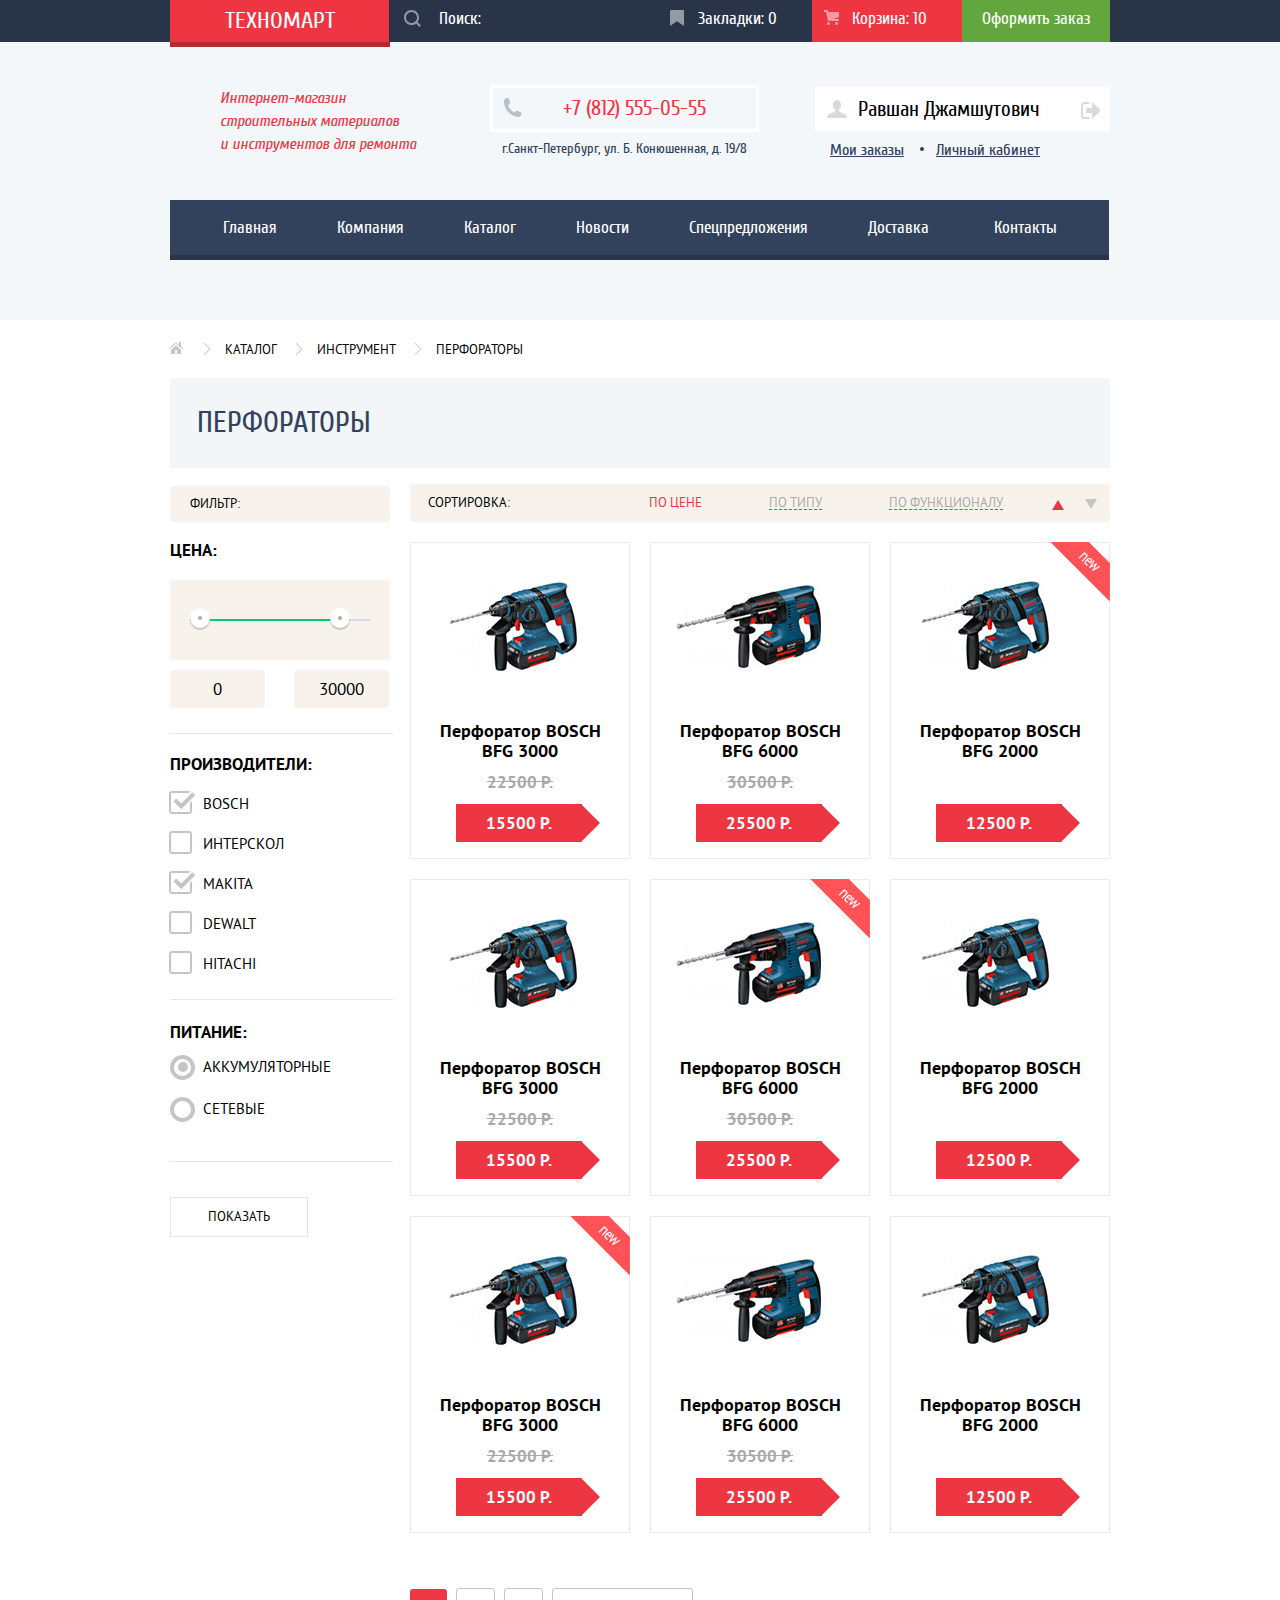
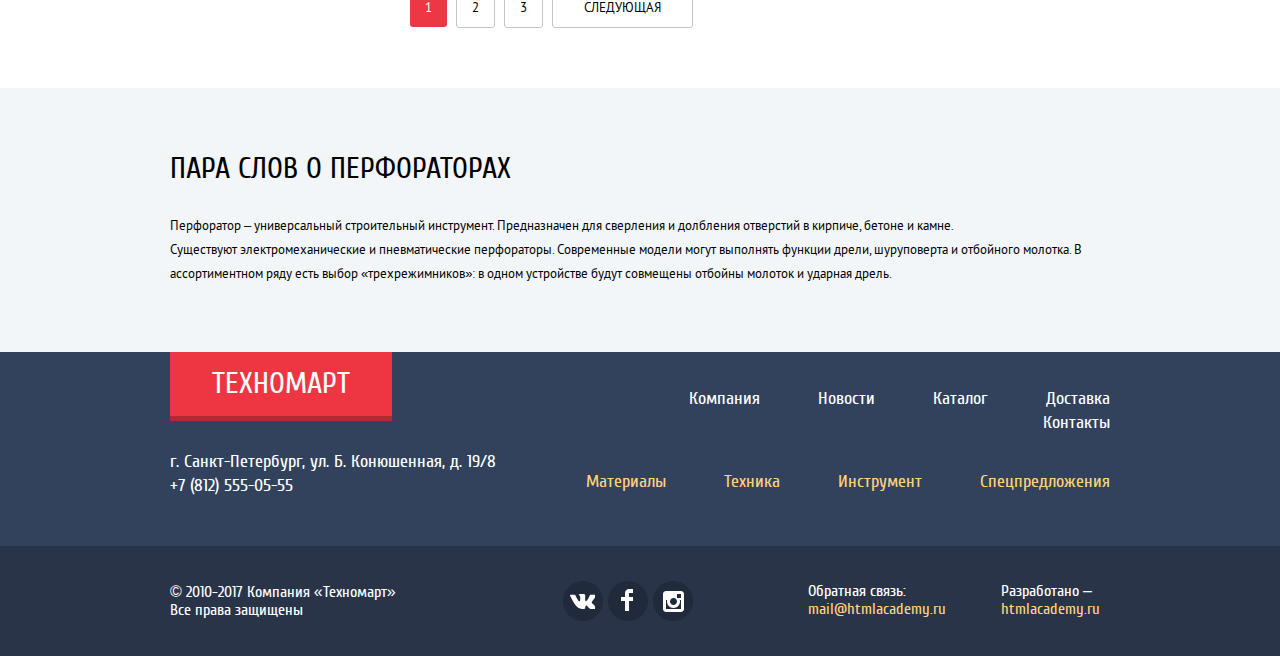
<file: project/catalog.html>
<!DOCTYPE html>
<html lang="ru">
  <head>
    <meta charset="utf-8">
    <title>Техномарт</title>
    <link rel="stylesheet" type="text/css" href="css/normalize.css">
    <link rel="stylesheet" type="text/css" href="css/min_style.css">
    <script src="js/min_polyfill_svg.js"></script>
    <script>svg4everybody();</script>
  </head>
  <body>
    <header class="main-header">
      <div class="column-top">
        <div class="column-top__inner">
          <a class="logo column-top__logo" href="index.html">Техномарт</a>
          <form class="form-search column-top__form-search" action="https://echo.htmlacademy.ru" method="get">
            <input class="form-search__input" type="search" name="search" placeholder="Поиск:">
            <svg class="form-search__icon"><use xlink:href="img/sprite.svg#search-icon"></use></svg>
          </form>
          <div class="user-links column-top__user-links">
            <a class="user-links__item" href="#">
              <svg class="user-links__icon"><use xlink:href="img/sprite.svg#bookmark-icon"></use></svg>Закладки: 0
            </a>
            <a class="user-links__item user-links__item--basket-active" href="#">
              <svg class="user-links__icon"><use xlink:href="img/sprite.svg#basket-icon"></use></svg>Корзина: 10
            </a>
            <a class="user-links__item user-links__item--order" href="#">Оформить заказ</a>
          </div>
        </div>
      </div>
      <div class="column-middle">
        <h1 class="slogan column-middle__slogan">Интернет-магазин строительных материалов<br> и инструментов для ремонта</h1>
        <div class="contacts column-middle__contacts">
          <p class="contacts__phone">
            <svg class="contacts__icon"><use xlink:href="img/sprite.svg#phone-icon"></use></svg>+7 (812) 555-05-55
          </p>
          <p class="contacts__address">г.Санкт-Петербург, ул. Б. Конюшенная, д. 19/8</p>
        </div>
        <nav class="user-nav column-middle__user-nav">
          <ul class="user-nav__list">
            <li class="user-nav__item user-nav__item--authorized">
              <a class="user-nav__link user-nav__link--authorized" href="#">Равшан Джамшутович</a>
              <a class="user-nav__link-icon user-nav__link-icon--user" href="#">
                <svg class="user-nav__icon"><use xlink:href="img/sprite.svg#user-icon"></use></svg>
              </a>
              <a class="user-nav__link-icon user-nav__link-icon--logout" href="#">
                <svg class="user-nav__icon"><use xlink:href="img/sprite.svg#logout-icon"></use></svg>
              </a>
              <ul class="user-nav__sublist">
                <li class="user-nav__subitem"><a href="#">Мои заказы</a></li>
                <li class="user-nav__subitem"><a href="#">Личный кабинет</a></li>
              </ul>
            </li>
          </ul>
        </nav>
      </div>
      <nav class="site-nav">
        <a class="site-nav__link" href="index.html">Главная</a>
        <a class="site-nav__link" href="#">Компания</a>
        <a class="site-nav__link" href="catalog.html">Каталог</a>
        <a class="site-nav__link" href="#">Новости</a>
        <a class="site-nav__link" href="#">Спецпредложения</a>
        <a class="site-nav__link" href="#">Доставка</a>
        <a class="site-nav__link" href="#">Контакты</a>
      </nav>
    </header>
    <main class="main">
      <div class="column-center main__column-center">
        <div class="breadcrumbs">
          <svg class="breadcrumbs__icon"><use xlink:href="img/sprite.svg#icon-home"></use></svg>
          <a class="breadcrumbs__link" href="#">Каталог</a>
          <a class="breadcrumbs__link" href="#">Инструмент</a>
          <a class="breadcrumbs__link" href="#">Перфораторы</a>
        </div>
        <h2 class="main__title">Перфораторы</h2>
        <div class="main__container">
          <div class="sidebar">
            <p class="sidebar__title">Фильтр:</p>
            <form class="filter-form" action="https://echo.htmlacademy.ru" method="post">
              <fieldset class="filter-range">
                <legend>Цена:</legend>
                <div class="range-controls">
                  <div class="scale">
                    <div class="bar"></div>
                    <div class="range-toggle range-toggle-min"></div>
                    <div class="range-toggle range-toggle-max"></div>
                  </div>
                </div>
                <div class="price-controls">
                  <input class="price-controls__input price-controls__input--min" type="text" name="min-price" value="0">
                  <input class="price-controls__input" type="text" name="max-price" value="30000">
                </div>
              </fieldset>
              <fieldset class="filter-brands">
                <legend>Производители:</legend>
                <input class="filter-brands__input" type="checkbox" name="bosch" id="bosch" checked>
                <label class="label filter-brands__label" for="bosch">Bosch</label>
                <input class="filter-brands__input" type="checkbox" name="interskol" id="interskol">
                <label class="label filter-brands__label" for="interskol">Интерскол</label>
                <input class="filter-brands__input" type="checkbox" name="makita" id="makita" checked>
                <label class="label filter-brands__label" for="makita">Makita</label>
                <input class="filter-brands__input" type="checkbox" name="dewalt" id="dewalt">
                <label class="label filter-brands__label" for="dewalt">Dewalt</label>
                <input class="filter-brands__input" type="checkbox" name="hitachi" id="hitachi">
                <label class="label filter-brands__label" for="hitachi">Hitachi</label>
              </fieldset>
              <fieldset class="filter-power">
                <legend>Питание:</legend>
                <input class="filter-power__input" type="radio" name="power" id="accumulator" checked>
                <label class="label filter-power__label" for="accumulator">Аккумуляторные</label>
                <input class="filter-power__input" type="radio" name="power" id="mains-power">
                <label class="label filter-power__label" for="mains-power">Сетевые</label>
              </fieldset>
              <button class="filter-form__button" type="submit">Показать</button>
            </form>
          </div>
          <section class="goods">
            <div class="goods-sorting">
              <p class="goods-sorting__title">Сортировка:</p>
              <a class="goods-sorting__link goods-sorting__link--active" href="#">По цене</a>
              <a class="goods-sorting__link" href="#">По типу</a>
              <a class="goods-sorting__link" href="#">По функционалу</a>
              <a class="goods-sorting__link goods-sorting__link--top goods-sorting__link--active" href="#">По возврастанию</a>
              <a class="goods-sorting__link goods-sorting__link--bottom" href="#">По убыванию</a>
            </div>
            <ul class="goods__list">
              <li class="goods__item">
                <a class="goods__wrapper-img" href="#">
                  <img class="goods__img" src="img/product2.jpg" width="218" height="160" alt="карточка товара">
                </a>
                <h3 class="goods__title">Перфоратор BOSCH BFG 3000</h3>
                <p class="goods__old-price">22500 Р.</p>
                <p class="goods__price">15500 Р.</p>
                <div class="goods__hover">
                  <a class="goods__link goods__link--buy" href="#">Купить
                    <svg class="icon goods__icon"><use xlink:href="img/sprite.svg#basket-icon"></use></svg>
                  </a>
                  <a class="goods__link goods__link--mark" href="#">В закладки</a>
                </div>
              </li>
              <li class="goods__item">
                <a class="goods__wrapper-img" href="#">
                  <img class="goods__img" src="img/product3.jpg" width="218" height="160" alt="карточка товара">
                </a>
                <h3 class="goods__title">Перфоратор BOSCH BFG 6000</h3>
                <p class="goods__old-price">30500 Р.</p>
                <p class="goods__price">25500 Р.</p>
                <div class="goods__hover">
                  <a class="goods__link goods__link--buy" href="#">Купить
                    <svg class="icon goods__icon"><use xlink:href="img/sprite.svg#basket-icon"></use></svg>
                  </a>
                  <a class="goods__link goods__link--mark" href="#">В закладки</a>
                </div>
              </li>
              <li class="goods__item goods__item--new">
                <a class="goods__wrapper-img" href="#">
                  <img class="goods__img" src="img/product4.jpg" width="218" height="160" alt="карточка товара">
                </a>
                <h3 class="goods__title">Перфоратор BOSCH BFG 2000</h3>
                <p class="goods__price">12500 Р.</p>
                <div class="goods__hover goods__hover--active">
                  <a class="goods__link goods__link--buy" href="#">Купить
                    <svg class="icon goods__icon"><use xlink:href="img/sprite.svg#basket-icon"></use></svg>
                  </a>
                  <a class="goods__link goods__link--mark" href="#">В закладки</a>
                </div>
              </li>
              <li class="goods__item">
                <a class="goods__wrapper-img" href="#">
                  <img class="goods__img" src="img/product2.jpg" width="218" height="160" alt="карточка товара">
                </a>
                <h3 class="goods__title">Перфоратор BOSCH BFG 3000</h3>
                <p class="goods__old-price">22500 Р.</p>
                <p class="goods__price">15500 Р.</p>
                <div class="goods__hover">
                  <a class="goods__link goods__link--buy" href="#">Купить
                    <svg class="icon goods__icon"><use xlink:href="img/sprite.svg#basket-icon"></use></svg>
                  </a>
                  <a class="goods__link goods__link--mark" href="#">В закладки</a>
                </div>
              </li>
              <li class="goods__item goods__item--new">
                <a class="goods__wrapper-img" href="#">
                  <img class="goods__img" src="img/product3.jpg" width="218" height="160" alt="карточка товара">
                </a>
                <h3 class="goods__title">Перфоратор BOSCH BFG 6000</h3>
                <p class="goods__old-price">30500 Р.</p>
                <p class="goods__price">25500 Р.</p>
                <div class="goods__hover">
                  <a class="goods__link goods__link--buy" href="#">Купить
                    <svg class="icon goods__icon"><use xlink:href="img/sprite.svg#basket-icon"></use></svg>
                  </a>
                  <a class="goods__link goods__link--mark" href="#">В закладки</a>
                </div>
              </li>
              <li class="goods__item">
                <a class="goods__wrapper-img" href="#">
                  <img class="goods__img" src="img/product4.jpg" width="218" height="160" alt="карточка товара">
                </a>
                <h3 class="goods__title">Перфоратор BOSCH BFG 2000</h3>
                <p class="goods__price">12500 Р.</p>
                <div class="goods__hover">
                  <a class="goods__link goods__link--buy" href="#">Купить
                    <svg class="icon goods__icon"><use xlink:href="img/sprite.svg#basket-icon"></use></svg>
                  </a>
                  <a class="goods__link goods__link--mark" href="#">В закладки</a>
                </div>
              </li>
              <li class="goods__item goods__item--new">
                <a class="goods__wrapper-img" href="#">
                  <img class="goods__img" src="img/product2.jpg" width="218" height="160" alt="карточка товара">
                </a>
                <h3 class="goods__title">Перфоратор BOSCH BFG 3000</h3>
                <p class="goods__old-price">22500 Р.</p>
                <p class="goods__price">15500 Р.</p>
                <div class="goods__hover">
                  <a class="goods__link goods__link--buy" href="#">Купить
                    <svg class="icon goods__icon"><use xlink:href="img/sprite.svg#basket-icon"></use></svg>
                  </a>
                  <a class="goods__link goods__link--mark" href="#">В закладки</a>
                </div>
              </li>
              <li class="goods__item">
                <a class="goods__wrapper-img" href="#">
                  <img class="goods__img" src="img/product3.jpg" width="218" height="160" alt="карточка товара">
                </a>
                <h3 class="goods__title">Перфоратор BOSCH BFG 6000</h3>
                <p class="goods__old-price">30500 Р.</p>
                <p class="goods__price">25500 Р.</p>
                <div class="goods__hover">
                  <a class="goods__link goods__link--buy" href="#">Купить
                    <svg class="icon goods__icon"><use xlink:href="img/sprite.svg#basket-icon"></use></svg>
                  </a>
                  <a class="goods__link goods__link--mark" href="#">В закладки</a>
                </div>
              </li>
              <li class="goods__item">
                <a class="goods__wrapper-img" href="#">
                  <img class="goods__img" src="img/product4.jpg" width="218" height="160" alt="карточка товара">
                </a>
                <h3 class="goods__title">Перфоратор BOSCH BFG 2000</h3>
                <p class="goods__price">12500 Р.</p>
                <div class="goods__hover">
                  <a class="goods__link goods__link--buy" href="#">Купить
                    <svg class="icon goods__icon"><use xlink:href="img/sprite.svg#basket-icon"></use></svg>
                  </a>
                  <a class="goods__link goods__link--mark" href="#">В закладки</a>
                </div>
              </li>
            </ul>
            <div class="pagination">
              <a class="pagination__link pagination__link--active" href="#">1</a>
              <a class="pagination__link" href="#">2</a>
              <a class="pagination__link" href="#">3</a>
              <a class="pagination__link pagination__link--last" href="#">Следующая</a>
            </div>
          </section>
        </div>
      </div>
      <section class="info-goods">
        <div class="info-goods__inner column-center">
          <h2 class="info-goods__title">Пара слов о перфораторах</h2>
          <p class="info-goods__text">Перфоратор – универсальный строительный инструмент. Предназначен для сверления и долбления отверстий в кирпиче, бетоне и камне.<br> Существуют электромеханические и пневматические перфораторы. Современные модели могут выполнять функции дрели, шуруповерта и отбойного молотка. В ассортиментном ряду есть выбор «трехрежимников»: в одном устройстве будут совмещены отбойны молоток и ударная дрель.</p>
        </div>
      </section>
    </main>
    <footer class="footer">
      <div class="footer__column-top">
        <a class="logo footer__logo" href="#">Техномарт</a>
        <div class="footer__contacts">
          <p class="footer__address">г. Санкт-Петербург, ул. Б. Конюшенная, д. 19/8</p>
          <p class="footer__phone"><a href="tel://+78125550555">+7 (812) 555-05-55</a></p>
        </div>
        <div class="footer-nav">
          <ul class="footer-nav__list footer-nav__list--top">
            <li class="footer-nav__item"><a class="footer-nav__link" href="#">Компания</a></li>
            <li class="footer-nav__item"><a class="footer-nav__link" href="#">Новости</a></li>
            <li class="footer-nav__item"><a class="footer-nav__link" href="#">Каталог</a></li>
            <li class="footer-nav__item"><a class="footer-nav__link" href="#">Доставка</a></li>
            <li class="footer-nav__item"><a class="footer-nav__link" href="#">Контакты</a></li>
          </ul>
          <ul class="footer-nav__list footer-nav__list--bottom">
            <li class="footer-nav__item"><a class="footer-nav__link" href="#">Материалы</a></li>
            <li class="footer-nav__item"><a class="footer-nav__link" href="#">Техника</a></li>
            <li class="footer-nav__item"><a class="footer-nav__link" href="#">Инструмент</a></li>
            <li class="footer-nav__item"><a class="footer-nav__link" href="#">Спецпредложения</a></li>
          </ul>
        </div>
      </div>
      <div class="footer__column-bottom">
        <div class="footer__inner">
          <p class="footer__text">&#169; 2010-2017 Компания «Техномарт»<br>Все права защищены</p>
          <div class="social footer__social">
            <a class="social__link" href="#">vk
              <svg class="social__icon social__icon--vk"><use xlink:href="img/sprite.svg#vk-icon"></use></svg>
            </a>
            <a class="social__link" href="#">facebook
              <svg class="social__icon social__icon--fb"><use xlink:href="img/sprite.svg#fb-icon"></use></svg>
            </a>
            <a class="social__link" href="#">instagramm
              <svg class="social__icon social__icon--inst"><use xlink:href="img/sprite.svg#inst-icon"></use></svg>
            </a>
          </div>
          <div class="copyright">
            <p class="copyright__email copyright__link">Обратная связь:<br><a href="mailto:htmlacademy.ru">mail@htmlacademy.ru</a></p>
            <p class="copyright__site copyright__link">Разработано –<br><a href="https://htmlacademy.ru/intensive/htmlcss">htmlacademy.ru</a></p>
          </div>
        </div>
      </div>
    </footer>
    <section class="modal modal-basket">
      <div class="modal-basket__wrapper-icon">
        <svg class="modal-basket__icon" viewBox="0 0 27 23"><use xlink:href="img/sprite.svg#check"></use></svg>
      </div>
      <p class="modal-basket__title">Товар добавлен в корзину!</p>
      <a class="btn modal-basket__link modal-basket__link--buy" href="#">Оформить заказ</a>
      <a class="modal-basket__link modal-basket__link--next-buy" href="#">Продожить покупки</a>
      <button class="modal-close modal-close--basket" type="button">Закрыть модальное окно
      <svg class="modal-close__icon"><use xlink:href="img/sprite.svg#close-icon"></use></svg>
    </button>
    </section>
    <script type="text/javascript" src="js/min_popup_order.js"></script>
  </body>
</html>
</file>
<file: project/css/min_style.css>
@charset "UTF-8";@font-face{font-family:'Cuprum';src:url(../fonts/cuprum.woff2) format("woff2"),url(../fonts/cuprum.woff) format("woff");font-weight:400;font-style:normal}@font-face{font-family:"Cuprum Bold";src:url(../fonts/cuprumbold.woff2) format("woff2"),url(../fonts/cuprumbold.woff) format("woff");font-weight:700;font-style:normal}@font-face{font-family:"Cuprum Italic";src:url(../fonts/cuprumitalic.woff2) format("woff2"),url(../fonts/cuprumitalic.woff) format("woff");font-weight:400;font-style:normal}@font-face{font-family:"PT Sans";src:url(../fonts/ptsans.woff2) format("woff2"),url(../fonts/ptsans.woff) format("woff");font-weight:400;font-style:normal}@font-face{font-family:"PT Sans Bold";src:url(../fonts/ptsansbold.woff2) format("woff2"),url(../fonts/ptsansbold.woff) format("woff");font-weight:700;font-style:normal}body,html{margin:0;padding:0}body{position:relative;background:#fff}.btn{color:#fff;background:#ee3643;font-family:'Cuprum','Arial',sans-serif;font-size:14px;line-height:18px;text-transform:uppercase;text-decoration:none}.btn:hover{background:#ca2c37}.btn:active{background:#ba2732}.icon{position:absolute;width:20px;height:20px}.modal,.visually-hidden{display:none}.column-center{width:940px;margin:0 auto}.main-header{width:100%;min-width:1200px;background:#f3f7f9;padding-bottom:60px}.column-top{background:#293449}.column-top__inner{display:-webkit-box;display:-webkit-flex;display:-ms-flexbox;display:flex;position:relative;width:940px;padding:0 10px;margin:0 auto}.column-top__logo{position:absolute;top:0;left:10px}.logo{padding:9px 55px;font-family:'Cuprum','Arial',sans-serif;font-size:24px;line-height:24px;text-transform:uppercase;text-decoration:none;color:#fff;background:#ee3643;border-bottom:5px solid #b52933}.logo:hover{background:#ca2c37}.logo:active{background:#ba2732}.column-top__form-search{margin-left:219px}.column-top__user-links{margin-left:auto}.form-search{position:relative}.form-search__input{width:260px;padding-top:10px;padding-bottom:14px;padding-left:50px;-webkit-box-sizing:border-box;box-sizing:border-box;font-family:'Cuprum','Arial',sans-serif;font-size:17px;line-height:18px;color:#000;background:#293449;border:0;outline:0}.form-search__input:hover{background:#212a3a}.form-search__input:focus{background:#fff}.form-search__input:hover+.form-search__icon{fill:#fff}.form-search__input:focus+.form-search__icon{fill:#ee3643}.form-search__icon{position:absolute;top:10px;left:15px;width:17px;height:17px;fill:rgba(255,255,255,.5)}.form-search__input::-webkit-input-placeholder{font-family:'Cuprum','Arial',sans-serif;font-size:17px;line-height:18px;color:#fff;opacity:1}.form-search__input:-moz-placeholder,.form-search__input::-moz-placeholder{font-family:'Cuprum','Arial',sans-serif;font-size:17px;line-height:18px;color:#fff;opacity:1}.form-search__input:-ms-input-placeholder{font-family:'Cuprum','Arial',sans-serif;font-size:17px;line-height:18px;color:#fff;opacity:1}.form-search__input:focus::-webkit-input-placeholder{color:#000;opacity:1}.form-search__input:focus:-moz-placeholder,.form-search__input:focus::-moz-placeholder{color:#000;opacity:1}.form-search__input:focus:-ms-input-placeholder{color:#000;opacity:1}.user-links{display:-webkit-box;display:-webkit-flex;display:-ms-flexbox;display:flex;-webkit-flex-wrap:wrap;-ms-flex-wrap:wrap;flex-wrap:wrap;-webkit-box-pack:end;-webkit-justify-content:flex-end;-ms-flex-pack:end;justify-content:flex-end}.user-links__item{position:relative;padding:10px 35px 10px 40px;color:#fff;font-family:'Cuprum','Arial',sans-serif;font-size:17px;line-height:18px;text-decoration:none}.user-links__item:hover{background:#212a3a}.user-links__item:hover .user-links__icon{fill:#fff}.user-links__item:active{background:#161d29;opacity:.7}.user-links__item:active .user-links__icon{fill:rgba(255,255,255,.7)}.user-links__item--order{padding:10px 20px;background:#63a63e}.user-links__item--order:hover{background:#5fbb2d}.user-links__item--order:active{background:#518534}.user-links__icon{position:absolute;left:12px;width:20px;height:20px;fill:rgba(255,255,255,.5)}.user-links__item--basket-active{background:#ee3643}.user-links__item--basket-active:hover{background:#ca2c37}.user-links__item--basket-active:active{background:#ba2732}.column-middle{display:-webkit-box;display:-webkit-flex;display:-ms-flexbox;display:flex;-webkit-flex-wrap:wrap;-ms-flex-wrap:wrap;flex-wrap:wrap;width:960px;margin:0 auto}.column-middle__slogan{margin-top:45px;margin-left:60px}.slogan{width:215px;color:#ee3643;font-family:'Cuprum Italic','Arial Narrow',sans-serif;font-size:16px;line-height:23px;font-weight:400}.column-middle__contacts{margin-top:22px;margin-left:55px}.contacts__address,.contacts__phone{font-family:'Cuprum','Arial',sans-serif;text-align:center}.contacts__phone{position:relative;padding:10px 50px 10px 70px;margin-bottom:0;border:3px solid #fff;color:#ee3643;font-size:21px;line-height:21px}.contacts__address{margin-top:5px;color:#32425c;font-size:14px;line-height:24px}.contacts__icon{position:absolute;left:10px;width:20px;height:20px}.column-middle__user-nav{margin-left:auto}.user-nav{width:335px;margin-top:45px}.user-nav__list{margin:0;padding:0;list-style:none;display:-webkit-box;display:-webkit-flex;display:-ms-flexbox;display:flex;-webkit-flex-wrap:wrap;-ms-flex-wrap:wrap;flex-wrap:wrap;-webkit-box-pack:end;-webkit-justify-content:flex-end;-ms-flex-pack:end;justify-content:flex-end}.user-nav__item{position:relative}.user-nav__item--login:hover .user-nav__icon{fill:#32425c}.user-nav__item--login:active .user-nav__icon{fill:rgba(50,66,92,.2)}.user-nav__link{display:inline-block;height:20px;padding:12px 25px;margin-right:10px;margin-bottom:5px;font-family:'Cuprum','Arial',sans-serif;font-size:21px;line-height:21px;text-decoration:none;text-align:center;vertical-align:center;color:#000;background:#fff}.user-nav__link:hover,.user-nav__subitem a:hover{color:#ee3643}.user-nav__link:active{color:rgba(0,0,0,.3)}.user-nav__link--login{padding-left:45px}.user-nav__icon{top:12px;left:12px}.user-nav__item--authorized .user-nav__link:hover{color:#000}.user-nav__item--authorized .user-nav__link:active{color:rgba(0,0,0,.3)}.user-nav__link--authorized{padding:12px 70px 12px 43px}.user-nav__link-icon{position:absolute}.user-nav__link-icon--logout{top:15px;right:20px}.user-nav__link-icon--user{top:13px;left:12px}.user-nav__icon{width:20px;height:18px}.user-nav__icon:hover,.user-nav__link--authorized:hover~.user-nav__link-icon .user-nav__icon{fill:#32425c}.user-nav__icon,.user-nav__icon:active,.user-nav__link--authorized:active~.user-nav__link-icon .user-nav__icon{fill:rgba(50,66,92,.2)}.user-nav__sublist{padding:0;list-style:none;display:-webkit-box;display:-webkit-flex;display:-ms-flexbox;display:flex;-webkit-flex-wrap:wrap;-ms-flex-wrap:wrap;flex-wrap:wrap;margin:0 0 0 15px}.user-nav__subitem{position:relative;margin-top:5px;margin-right:32px}.user-nav__subitem a:active{color:#32425c;opacity:.4}.user-nav__subitem:nth-last-child(1){margin-right:0}.user-nav__subitem a{font-family:'Cuprum','Arial',sans-serif;font-size:16px;line-height:18px;color:#32425c}.user-nav__subitem::before{content:"";display:block;position:absolute;right:-20px;top:6px;width:4px;height:4px;background:#32425c;-webkit-border-radius:100%;border-radius:100%}.user-nav__subitem:nth-last-child(1)::before{display:none}.site-nav{display:-webkit-box;display:-webkit-flex;display:-ms-flexbox;display:flex;-webkit-flex-wrap:wrap;-ms-flex-wrap:wrap;flex-wrap:wrap;width:940px;padding:0 10px;margin:25px auto 0}.site-nav__link{padding:19px 30px;font-family:'Cuprum','Arial',sans-serif;font-size:17px;line-height:17px;color:#fff;background:#32425c;border-bottom:5px solid #293449;text-decoration:none}.site-nav__link:hover{background:#293449}.site-nav__link:active{color:rgba(255,255,255,.6)}.site-nav__link:nth-child(1){padding-left:53px}.site-nav__link:nth-child(7){padding-right:52px;padding-left:35px}.promo{min-width:1200px;margin:0 auto}.promo__column-center{padding:0 10px;margin-top:57px;display:-webkit-box;display:-webkit-flex;display:-ms-flexbox;display:flex;-webkit-flex-wrap:wrap;-ms-flex-wrap:wrap;flex-wrap:wrap;position:relative}.promo__block{position:relative;width:300px;height:125px;margin-left:20px;margin-bottom:20px;color:#fff}.promo__block:nth-child(1){-webkit-box-ordinal-group:-3;-webkit-order:-4;-ms-flex-order:-4;order:-4}.promo__block--theme-material{background:#ffbf47}.promo__block:nth-child(2){-webkit-box-ordinal-group:-1;-webkit-order:-2;-ms-flex-order:-2;order:-2}.promo__block--theme-tool{background:#3bbce3}.promo__block--theme-technic{-webkit-box-ordinal-group:-1;-webkit-order:-2;-ms-flex-order:-2;order:-2;background:#dc91d8}.promo__block--theme-discount{background:#8ed78f}.promo__block--theme-delivery{background:#ffc047}.promo__block:nth-child(1){margin-left:0}.promo__block:nth-child(5){position:absolute;right:10px;top:287px}.promo__icon{position:absolute;right:15px;top:35px;width:90px;height:70px;fill:#fff}.promo__block--theme-material .promo__icon{right:0}.promo__block--theme-discount .promo__icon{top:25px}.promo__link,.promo__title{font-family:'Cuprum Bold','Arial',sans-serif}.promo__title{margin-bottom:10px;margin-left:22px;font-size:24px;line-height:30px}.promo__link{display:block;width:136px;padding:10px 0;margin-left:20px;-webkit-box-sizing:border-box;box-sizing:border-box;color:#fff;background:rgba(0,0,0,.1);-webkit-border-radius:3px;border-radius:3px;font-size:14px;line-height:18px;text-transform:uppercase;text-decoration:none;text-align:center}.promo__link:hover{background:rgba(0,0,0,.2)}.promo__link:active{background:rgba(0,0,0,.3)}.promo__slider{-webkit-box-ordinal-group:0;-webkit-order:-1;-ms-flex-order:-1;order:-1}.slider{position:relative;width:620px;height:265px;margin-bottom:20px}.slider__slide{position:absolute;margin:0;top:0;left:0;display:none}.goods__item:hover .goods__hover,.slider__slide--active{display:block}.slider__title{position:absolute;top:-13px;left:22px;font-family:'Cuprum Bold','Arial',sans-serif;font-size:36px;line-height:36px;text-transform:uppercase;color:#fff}.slider__text{position:absolute;top:42px;left:25px;font-family:'PT Sans','Tahoma',sans-serif;font-size:18px;line-height:24px;color:#fff}.slider__link{position:absolute;bottom:25px;left:25px;padding:10px 48px;-webkit-border-radius:5px;border-radius:5px}.slider__toggles{position:absolute;bottom:35px;left:295px;z-index:2}.slider__toggle{display:inline-block;width:6px;height:6px;margin-right:6px;font-size:0;background:#fff;border:2px solid #fff;-webkit-border-radius:100%;border-radius:100%;cursor:pointer;vertical-align:center}.slider__toggle--active{background:#ee3643}.slider__btn{position:absolute;top:110px;font-size:0;background:0 0;border:0;cursor:pointer}.slider__next{right:5px}.slider__prev{left:18px}.slider__icon{width:30px;height:45px;fill:#fff}.goods{width:700px}.goods__item:nth-child(3n){margin-right:0}.popular-goods{min-width:1200px;margin:35px auto 0}.goods__list{padding:0;list-style:none;margin:20px 0 0;display:-webkit-box;display:-webkit-flex;display:-ms-flexbox;display:flex;-webkit-flex-wrap:wrap;-ms-flex-wrap:wrap;flex-wrap:wrap}.goods__item{position:relative;width:218px;padding-bottom:5px;min-height:310px;margin-right:20px;margin-bottom:20px;background:#fff;border:1px solid #eaeaea;font-family:'PT Sans Bold','Tahoma',sans-serif;font-size:17px;line-height:18px;text-align:center}.goods__item--new::before{content:"";position:absolute;top:-1px;right:-1px;width:60px;height:60px;background:url(../img/new-flag.png) no-repeat;z-index:2}.goods__item:hover{-webkit-box-shadow:0 5px 22px -1px #665c55;box-shadow:0 5px 22px -1px #665c55}.goods__wrapper-img:focus~.goods__hover{display:block}.goods__list--popular .goods__item:nth-child(3n){margin-right:20px}.goods__list--popular .goods__item:nth-child(4n){margin-right:0}.goods__title{margin-top:15px;margin-bottom:-5px;padding:0 20px;font-size:18px;line-height:20px}.goods__old-price{color:#a9a9a9;text-decoration:line-through;cursor:default}.goods__price{display:inline-block;position:absolute;bottom:21px;left:45px;padding:10px 30px;margin-bottom:-5px;color:#fff;background:#ee3643;cursor:default;vertical-align:center}.goods__price::after{content:"";position:absolute;top:1px;right:-36px;border:18px solid transparent;border-left:18px solid #ee3643}.goods__hover{display:none;position:absolute;top:0;left:7px;width:200px;height:150px;background:#fff}.goods__link{display:block;width:137px;height:38px;padding-top:10px;padding-left:8px;margin:15px auto -2px;color:#32425c;font-family:'Cuprum','Arial',sans-serif;font-size:14px;line-height:18px;text-transform:uppercase;text-decoration:none;-webkit-box-sizing:border-box;box-sizing:border-box;-webkit-border-radius:3px;border-radius:3px}.goods__link--buy{position:relative;margin-top:45px;color:#fff;background:#63a63e;border-bottom:3px solid #367315}.goods__link--buy:hover{background:#5fbb2d}.goods__link--buy:hover .goods__icon{fill:#fff}.goods__link--buy:active{background:#518534}.goods__link--mark{margin-top:10px;border:3px solid #63a63e}.goods__link--mark:hover{border:3px solid #32425c}.goods__link--mark:active{opacity:.4}.goods__icon{top:10px;left:18px;width:20px;height:20px;fill:rgba(255,255,255,.6)}.pop-block{width:940px;padding:5px 0;margin-bottom:-2px;background:#f9f5f0;-webkit-border-radius:5px;border-radius:5px}.popular-brands__block{margin-top:0;padding:6px 0}.pop-title,.popular__link{display:inline-block;vertical-align:center}.pop-title{margin-left:30px;color:#32425c;font-family:'Cuprum','Arial',sans-serif;font-weight:400;font-size:30px;line-height:30px;text-transform:uppercase}.popular__link{float:right;margin-right:24px;margin-top:19px;padding:10px 55px;-webkit-border-radius:3px;border-radius:3px;border:0}.popular-brands .popular__link{margin-top:22px;padding:11px 70px}.popular-brands{min-width:1200px;margin:0 auto}.popular-brands__list{margin:0;padding:0;list-style:none;display:-webkit-box;display:-webkit-flex;display:-ms-flexbox;display:flex;-webkit-flex-wrap:wrap;-ms-flex-wrap:wrap;flex-wrap:wrap}.popular-brands__item{width:220px;height:145px;margin-top:20px;margin-right:17px;background:#fff;border:1px solid #eaeaea}.popular-brands__item:hover{-webkit-box-shadow:0 5px 22px -1px #665c55;box-shadow:0 5px 22px -1px #665c55}.popular-brands__item:nth-child(4n){margin-right:0}.popular-brands__link{display:-webkit-box;display:-webkit-flex;display:-ms-flexbox;display:flex;height:100%}.popular-brands img{margin:auto}.services{width:100%;min-width:1200px;background:#f4f8fa;margin-top:80px}.services__wrapper{width:940px;padding:0 10px;margin:0 auto;border:1px solid transparent}.services__title{margin-top:65px;margin-bottom:30px;font-family:'Cuprum','Arial',sans-serif;font-size:30px;line-height:30px;font-weight:400;text-transform:uppercase}.services__text{width:400px;font-family:'PT Sans','Tahoma',sans-serif;font-size:13px;line-height:24px}.services__list{position:relative;padding:0;list-style:none;width:240px;margin:69px 0 100px}.services__list:after{content:"";position:absolute;top:-35px;right:0;height:300px;width:10px;background:url(../img/line.png) no-repeat}.services__link{display:block;padding:15px 15px 15px 22px;font-family:'Cuprum Bold','Arial',sans-serif;font-size:21px;line-height:30px;text-decoration:none;color:#fff;background:#32425c;border-bottom:1px solid #4d637b}.services__link:nth-last-child(1){border-bottom:0}.services__link:hover{background:#293449}.services__link--active{color:#4d637b;background:#fff;border-bottom:1px solid #fff;cursor:default}.services__link--active:hover{background:#fff}.services-popup{display:none;position:absolute;top:-5px;left:320px;height:285px;width:620px}.services-popup--active{display:block}.services-popup--delivery{background:url(../img/services-1.png) no-repeat;background-position:100% 100%}.services-popup--delivery .services-popup__text{width:278px}.services-popup--guarantee{background:url(../img/services-2.png) no-repeat;background-position:100% 100%}.services-popup--guarantee .services-popup__text{width:381px}.services-popup--loan{background:url(../img/services-3.png) no-repeat;background-position:100% 100%}.services-popup--loan .services-popup__text{width:295px}.services-popup--loan .services-popup__link{display:inline-block;padding:10px 50px;-webkit-border-radius:3px;border-radius:3px;margin-top:15px;vertical-align:center}.services-popup__title{margin-top:0;margin-bottom:30px;font-family:'Cuprum Bold','Arial',sans-serif;font-size:36px;line-height:36px;font-weight:400;color:#32425c;text-transform:uppercase}.services-popup__text{font-family:'PT Sans','Tahoma',sans-serif;font-size:13px;line-height:24px}.base-info{min-width:1200px;margin:0 auto}.base-info__column-center{display:-webkit-box;display:-webkit-flex;display:-ms-flexbox;display:flex;-webkit-flex-wrap:wrap;-ms-flex-wrap:wrap;flex-wrap:wrap;-webkit-box-pack:justify;-webkit-justify-content:space-between;-ms-flex-pack:justify;justify-content:space-between;padding:0 10px 87px;margin-top:45px}.info-title{margin-bottom:25px;font-family:'Cuprum','Arial',sans-serif;font-size:30px;line-height:30px;text-transform:uppercase}.info-text{margin-bottom:25px;font-family:'PT Sans','Tahoma',sans-serif;font-size:13px;line-height:24px}.company-info{width:520px}.company-info__link{display:inline-block;margin-top:17px;padding:10px 40px;-webkit-border-radius:3px;border-radius:3px;vertical-align:center}.transport-company__list{padding:0;list-style:none;margin:-5px 0 0}.transport-company__item{position:relative;margin-left:35px;margin-bottom:20px;font-family:'Cuprum','Arial',sans-serif;font-size:18px;line-height:20px}.transport-company__item::before{content:"";position:absolute;top:9px;left:-35px;width:25px;height:2px;background:#ee3643}.main{min-width:1200px}.main__column-center{padding:0 10px}.breadcrumbs{position:relative;margin-top:20px;margin-left:55px}.breadcrumbs__icon{position:absolute;left:-57px;top:2px;width:20px;height:20px}.breadcrumbs__link{position:relative;margin-right:36px;font-family:'PT Sans','Tahoma',sans-serif;font-size:13px;line-height:18px;text-transform:uppercase;color:#000;text-decoration:none}.breadcrumbs__link::before{content:"";position:absolute;top:2px;left:-22px;width:15px;height:15px;background:url(../img/icon-right-small.svg) no-repeat}.main__title{padding:30px 0 30px 27px;margin-top:19px;margin-bottom:0;font-family:'Cuprum','Arial',sans-serif;font-size:30px;line-height:30px;text-transform:uppercase;font-weight:400;color:#32425c;background:#f2f6f8}.main__container{display:-webkit-box;display:-webkit-flex;display:-ms-flexbox;display:flex;-webkit-box-pack:justify;-webkit-justify-content:space-between;-ms-flex-pack:justify;justify-content:space-between}.sidebar{width:225px}.sidebar__title{width:200px;margin-top:18px;padding:9px 0 9px 20px;font-family:'PT Sans','Tahoma',sans-serif;font-size:13px;line-height:18px;text-transform:uppercase;-webkit-border-radius:3px;border-radius:3px;background:#f7f3ec}.filter-form fieldset{padding:0 0 25px;margin-left:0;margin-bottom:10px;border:0;border-bottom:1px solid #e5e5e5}.filter-form legend{font-family:'PT Sans Bold','Tahoma',sans-serif;font-size:17px;line-height:30px;text-transform:uppercase}.filter-form .filter-brands{margin-top:15px;padding-bottom:10px}.filter-brands legend{margin-bottom:10px}.filter-brands__input{display:none}.filter-brands__label{display:block;position:relative;margin-bottom:10px;margin-left:33px;font-family:'PT Sans','Tahoma',sans-serif;font-size:15px;line-height:30px;text-transform:uppercase;cursor:pointer}.filter-brands__input+.filter-brands__label::before{content:"";position:absolute;top:-4px;left:-38px;width:40px;height:35px;background:url(../img/sprite.png) no-repeat;background-position:-4px -80px}.filter-brands__input:checked+.filter-brands__label::before{background:url(../img/sprite.png) no-repeat;background-position:-12px -127px}.filter-brands__input+.filter-brands__label:hover::before{background:url(../img/sprite.png) no-repeat;background-position:-4px -2px}.filter-brands__input:checked+.filter-brands__label:hover::before{background:url(../img/sprite.png) no-repeat;background-position:-12px -205px}.filter-brands__label--default{opacity:.5;cursor:default}.filter-power{margin-top:17px}.filter-power__input{display:none}.filter-power__label{display:block;position:relative;margin-top:5px;margin-bottom:12px;margin-left:33px;font-family:'PT Sans','Tahoma',sans-serif;font-size:15px;line-height:30px;text-transform:uppercase;cursor:pointer}.filter-power__input+.filter-power__label::before{content:"";position:absolute;width:17px;height:17px;top:3px;left:-33px;border:4px solid #c5c5c5;-webkit-border-radius:100%;border-radius:100%}.filter-power__input:checked+.filter-power__label::after{content:"";position:absolute;width:10px;height:10px;top:10px;left:-25.5px;background:#c5c5c5;-webkit-border-radius:100%;border-radius:100%}.filter-power__input+.filter-power__label:hover::before{border:4px solid #b5b5b5}.filter-power__input:checked+.filter-power__label:hover::after{background:#b5b5b5}.filter-power__label--default{opacity:.5;cursor:default}.filter-power__input+.filter-power__label--default:hover::before{border:4px solid #c5c5c5}.filter-power__input:checked+.filter-power__label--default:hover::after{background:#c5c5c5}.filter-form__button{margin-top:25px;padding:10px 37px;font-family:'PT Sans','Tahoma',sans-serif;font-size:13px;line-height:18px;text-transform:uppercase;background:0 0;border:1px solid #e5e5e5;cursor:pointer}.filter-form__button:hover{border:1px solid #bdc6ca}.filter-form__button:active{border:1px solid #ee3643;outline:0}.goods-sorting{position:relative;padding:0 18px;margin-top:16px;-webkit-border-radius:3px;border-radius:3px;background:#f7f3ec}.goods-sorting__link,.goods-sorting__title{display:inline-block;margin-right:135px;font-family:'PT Sans','Tahoma',sans-serif;font-size:13px;line-height:12px;text-transform:uppercase;vertical-align:center}.goods-sorting__link{margin-right:63px;text-decoration:none;color:#acaaa5;border-bottom:1px dashed #ee3643}.goods-sorting__link:hover{color:#000;border-bottom:1px solid #ee3643}.goods-sorting__link--active:hover,.goods-sorting__link:active{color:#ee3643;border:0}.goods-sorting__link--active{cursor:default;color:#ee3643;border:0}.goods-sorting__link--bottom,.goods-sorting__link--top{font-size:0;position:absolute;border:6px solid transparent}.goods-sorting__link--top{bottom:12px;border-bottom:10px solid #c5c5c5;right:-17px}.goods-sorting__link--bottom{right:-50px;top:15px;border-top:10px solid #c5c5c5}.goods-sorting__link--top:hover{border:6px solid transparent;border-bottom:10px solid #231f20}.goods-sorting__link--bottom:hover{border:6px solid transparent;border-top:10px solid #231f20}.goods-sorting__link--top.goods-sorting__link--active{border:6px solid transparent;border-bottom:10px solid #ee3643;cursor:default}.goods-sorting__link--bottom.goods-sorting__link--active{border:6px solid transparent;border-top:10px solid #ee3643;cursor:default}.contacts-info{width:300px}.contacts-info__link{display:inline-block;padding:10px 61px;margin-top:38px;-webkit-border-radius:3px;border-radius:3px;vertical-align:center}.contacts-info__title{font-family:'Cuprum','Arial',sans-serif;font-size:30px;line-height:30px;text-transform:uppercase;font-weight:400}.contacts-info__text{font-family:"PT Sans",'Tahoma',sans-serif;font-size:13px;line-height:24px}.map{margin-top:30px}.map__link{display:block;height:158px}.map:hover{-webkit-box-shadow:0 5px 22px -1px #665c55;box-shadow:0 5px 22px -1px #665c55}.pagination{margin-top:35px}.pagination__link{display:inline-block;margin-right:5px;padding:10px 15px;font-family:'PT Sans','Tahoma',sans-serif;font-size:13px;line-height:18px;text-transform:uppercase;text-decoration:none;vertical-align:center;list-style:none;color:#000;border:1px solid #c5c5c5;-webkit-border-radius:3px;border-radius:3px}.pagination__link--last{padding:10px 31px}.pagination__link:hover{border:1px solid #b0afaf}.pagination__link:active{border:1px solid #ee3744;color:#000}.pagination__link--active{color:#fff;background:#ee3744;border:0;pointer:default}.pagination__link--active:hover{border:0}.info-goods{margin-top:60px;padding-bottom:52px;background:#f2f6f8}.info-goods__inner{width:940px;padding:0 10px;margin:0 auto;border:1px solid transparent}.info-goods__title{margin-top:65px;margin-bottom:30px;font-family:'Cuprum','Arial',sans-serif;font-size:30px;line-height:30px;text-transform:uppercase;font-weight:400}.info-goods__text{font-family:'PT Sans','Tahoma',sans-serif;font-size:13px;line-height:24px}.modal-feedback{display:none;width:625px;position:fixed;top:25%;left:0;right:0;z-index:6;margin:auto;border-top:6px solid red;background:#f4f4f4;-webkit-box-shadow:0 7px 29px 0 #000;box-shadow:0 7px 29px 0 #000}.form-feedback__inner{display:-webkit-box;display:-webkit-flex;display:-ms-flexbox;display:flex;-webkit-flex-wrap:wrap;-ms-flex-wrap:wrap;flex-wrap:wrap;padding:50px 80px 35px;background:#fff}.form-feedback__label{width:218px;margin-right:28px;font-family:'Cuprum Bold','Arial',sans-serif;font-size:18px;line-height:18px}.form-feedback__label:nth-child(2n){margin-right:0}.form-feedback__input{width:218px;height:35px;padding-top:5px;padding-left:10px;border:2px solid #dee3e4;-webkit-border-radius:3px;border-radius:3px;-webkit-box-sizing:border-box;box-sizing:border-box}.form-feedback__input:hover{border:2px solid #bdc6ca;outline:0}.form-feedback__input:focus{border:2px solid #ee3643;outline:0}.form-feedback__label--textarea{width:100%;margin-top:20px}.form-feedback__textarea{width:100%;height:110px;margin-top:5px;padding:10px 15px;border:2px solid #dee3e4;-webkit-border-radius:3px;border-radius:3px;-webkit-box-sizing:border-box;box-sizing:border-box;resize:none}.form-feedback__textarea:hover{border:2px solid #bdc6ca;outline:0}.form-feedback__textarea:focus{border:2px solid #ee3643;outline:0}.form-fedback__button{padding:10px 200px;margin:35px 0 35px 85px;border:0;-webkit-border-radius:4px;border-radius:4px}.form-fedback__button:focus,.form-fedback__button:hover{background:#ca2c37;outline:0}.form-fedback__button:active{background:#ba2732;outline:0}.modal-close{position:absolute;top:0;right:0;width:40px;height:40px;font-size:0;background:#fff;border:0;cursor:pointer}.modal-close__icon{width:22px;height:22px;fill:#ee3643}.modal-close:hover .modal-close__icon{fill:#ca2c37}.modal-close:active .modal-close__icon{fill:#000}.form-feedback__input::-webkit-input-placeholder{font-family:'PT Sans','Tahoma',sans-serif;font-size:13px;line-height:18px;color:#a9a9a9;opacity:1}.form-feedback__input:-moz-placeholder,.form-feedback__input::-moz-placeholder{font-family:'PT Sans','Tahoma',sans-serif;font-size:13px;line-height:18px;color:#a9a9a9;opacity:1}.form-feedback__input:-ms-input-placeholder{font-family:'PT Sans','Tahoma',sans-serif;font-size:13px;line-height:18px;color:#a9a9a9;opacity:1}.form-feedback__textarea::-webkit-input-placeholder{font-family:'PT Sans','Tahoma',sans-serif;font-size:13px;line-height:18px;color:#a9a9a9;opacity:1}.form-feedback__textarea:-moz-placeholder,.form-feedback__textarea::-moz-placeholder{font-family:'PT Sans','Tahoma',sans-serif;font-size:13px;line-height:18px;color:#a9a9a9;opacity:1}.form-feedback__textarea:-ms-input-placeholder{font-family:'PT Sans','Tahoma',sans-serif;font-size:13px;line-height:18px;color:#a9a9a9;opacity:1}.modal-map{display:none;width:940px;height:450px;position:fixed;top:15%;left:0;right:0;z-index:5;margin:auto;-webkit-box-shadow:0 7px 29px 0 #000;box-shadow:0 7px 29px 0 #000}.modal-close--map{display:absolute;z-index:1;width:40px;background:0 0}.modal-basket{display:none;width:620px;position:fixed;top:25%;left:0;right:0;z-index:6;margin:auto;border-top:6px solid red;background:#f4f4f4;-webkit-box-shadow:0 7px 29px 0 #000;box-shadow:0 7px 29px 0 #000}.modal--show{display:block}.modal-basket__link,.modal-basket__title{font-family:'Cuprum','Arial',sans-serif;background:#fff}.modal-basket__title{position:relative;margin-top:0;margin-bottom:0;font-size:30px;line-height:30px;padding:68px 0 68px 177px}.modal-basket__link{display:inline-block;padding:10px 60px;-webkit-border-radius:3px;border-radius:3px;font-size:14px;line-height:18px;text-transform:uppercase;text-decoration:none;vertical-align:center;margin:25px 20px 35px 0;color:#000}.modal-basket__link--buy{margin-left:80px;color:#fff;background:#ee3643}.modal-basket__link--next-buy:hover{color:#ee3643}.modal-basket__link--next-buy:active{color:#000;opacity:.7}.modal-basket__wrapper-icon{display:block;position:absolute;top:50px;left:85px;z-index:6;width:67px;height:67px;background:#63a63e;-webkit-border-radius:100%;border-radius:100%}.modal-basket__icon{margin-top:15px;margin-left:8px;width:50px;height:45px;fill:#fff}.range-controls{margin-top:15px;margin-bottom:10px;width:220px;height:80px;background:#f7f3ec;-webkit-border-radius:3px;border-radius:3px}.scale{position:relative;top:39px;left:20px;width:180px;height:2px;background:#d7dcde}.bar{width:160px;height:2px;background:#00ca74}.range-toggle{position:absolute;width:4px;height:4px;-webkit-border-radius:50%;border-radius:50%;background:#ababab;border:8px solid #fff;-webkit-box-shadow:0 2px 1px 0 rgba(0,1,1,.2);box-shadow:0 2px 1px 0 rgba(0,1,1,.2);cursor:pointer}.range-toggle:hover{background:#1c4f80}.range-toggle-min{top:-11px}.range-toggle-max{top:-11px;right:20px}.price-controls__input{width:95px;padding:10px 0;font-family:'PT Sans','Tahoma',sans-serif;font-size:17px;line-height:18px;text-align:center;border:0;background:#f7f3ec;-webkit-border-radius:3px;border-radius:3px}.price-controls__input--min{margin-right:25px}.min-price::after{content:"";width:10px;height:2px;background:#000}.footer{width:100%;min-width:1200px;background:#32425c}.footer__column-top{display:-webkit-box;display:-webkit-flex;display:-ms-flexbox;display:flex;-webkit-box-pack:justify;-webkit-justify-content:space-between;-ms-flex-pack:justify;justify-content:space-between;position:relative;width:940px;margin:0 auto;padding:0 10px 30px}.footer__logo{position:absolute;left:10px;font-size:30px;line-height:30px;padding:17px 42px}.footer__contacts{display:inline-block;width:340px;margin-top:80px;font-family:'Cuprum','Arial',sans-serif;font-size:18px;line-height:24px;color:#fff;vertical-align:center}.footer__address{margin-bottom:0}.footer__phone{margin-top:0}.footer__inner,.footer__phone a{font-family:'Cuprum','Arial',sans-serif;color:#fff}.footer__phone a{text-decoration:none;font-size:18px;line-height:24px}.footer__column-bottom{background:#293449}.footer__inner{display:-webkit-box;display:-webkit-flex;display:-ms-flexbox;display:flex;-webkit-flex-wrap:wrap;-ms-flex-wrap:wrap;flex-wrap:wrap;-webkit-box-pack:justify;-webkit-justify-content:space-between;-ms-flex-pack:justify;justify-content:space-between;width:940px;margin:0 auto;padding:0 10px 5px;font-size:16px;line-height:18px}.footer__text{margin-top:37px}.copyright{display:-webkit-box;display:-webkit-flex;display:-ms-flexbox;display:flex;-webkit-flex-wrap:wrap;-ms-flex-wrap:wrap;flex-wrap:wrap;-webkit-box-pack:end;-webkit-justify-content:flex-end;-ms-flex-pack:end;justify-content:flex-end;width:400px;margin-top:20px}.copyright__link{margin-right:10px;margin-left:45px}.copyright__link a{color:#ffd180;text-decoration:none}.copyright__link a:hover,.footer-nav__link:hover{text-decoration:underline;text-decoration-skip-ink:none}.copyright__link a:active{color:#ee3643;text-decoration:none}.footer-nav{width:610px}.footer-nav__list{padding:0;list-style:none;margin:35px 0 0;display:-webkit-box;display:-webkit-flex;display:-ms-flexbox;display:flex;-webkit-flex-wrap:wrap;-ms-flex-wrap:wrap;flex-wrap:wrap;-webkit-box-pack:end;-webkit-justify-content:flex-end;-ms-flex-pack:end;justify-content:flex-end}.footer-nav__link{margin-left:58px;font-family:'Cuprum','Arial',sans-serif;font-size:18px;line-height:24px;text-decoration:none}.footer-nav__link:active{opacity:.5;text-decoration:none}.footer-nav__list--top .footer-nav__link{color:#fff}.footer-nav__list--bottom .footer-nav__link{color:#ffd180}.footer__social{display:-webkit-box;display:-webkit-flex;display:-ms-flexbox;display:flex;-webkit-flex-wrap:wrap;-ms-flex-wrap:wrap;flex-wrap:wrap;-webkit-box-pack:center;-webkit-justify-content:center;-ms-flex-pack:center;justify-content:center;width:145px;margin-top:35px;margin-left:145px;padding-bottom:30px}.social__link{position:relative;width:40px;height:40px;margin-left:5px;background:#212a3a;-webkit-border-radius:100%;border-radius:100%;font-size:0}.social__link:active,.social__link:hover{background:#ee3643}.social__icon{position:absolute;width:25px;height:25px;fill:#fff}.social__icon--vk{top:13px;left:7px}.social__icon--fb{top:8px;left:13px}.social__icon--inst{top:10px;left:10px}
</file>
